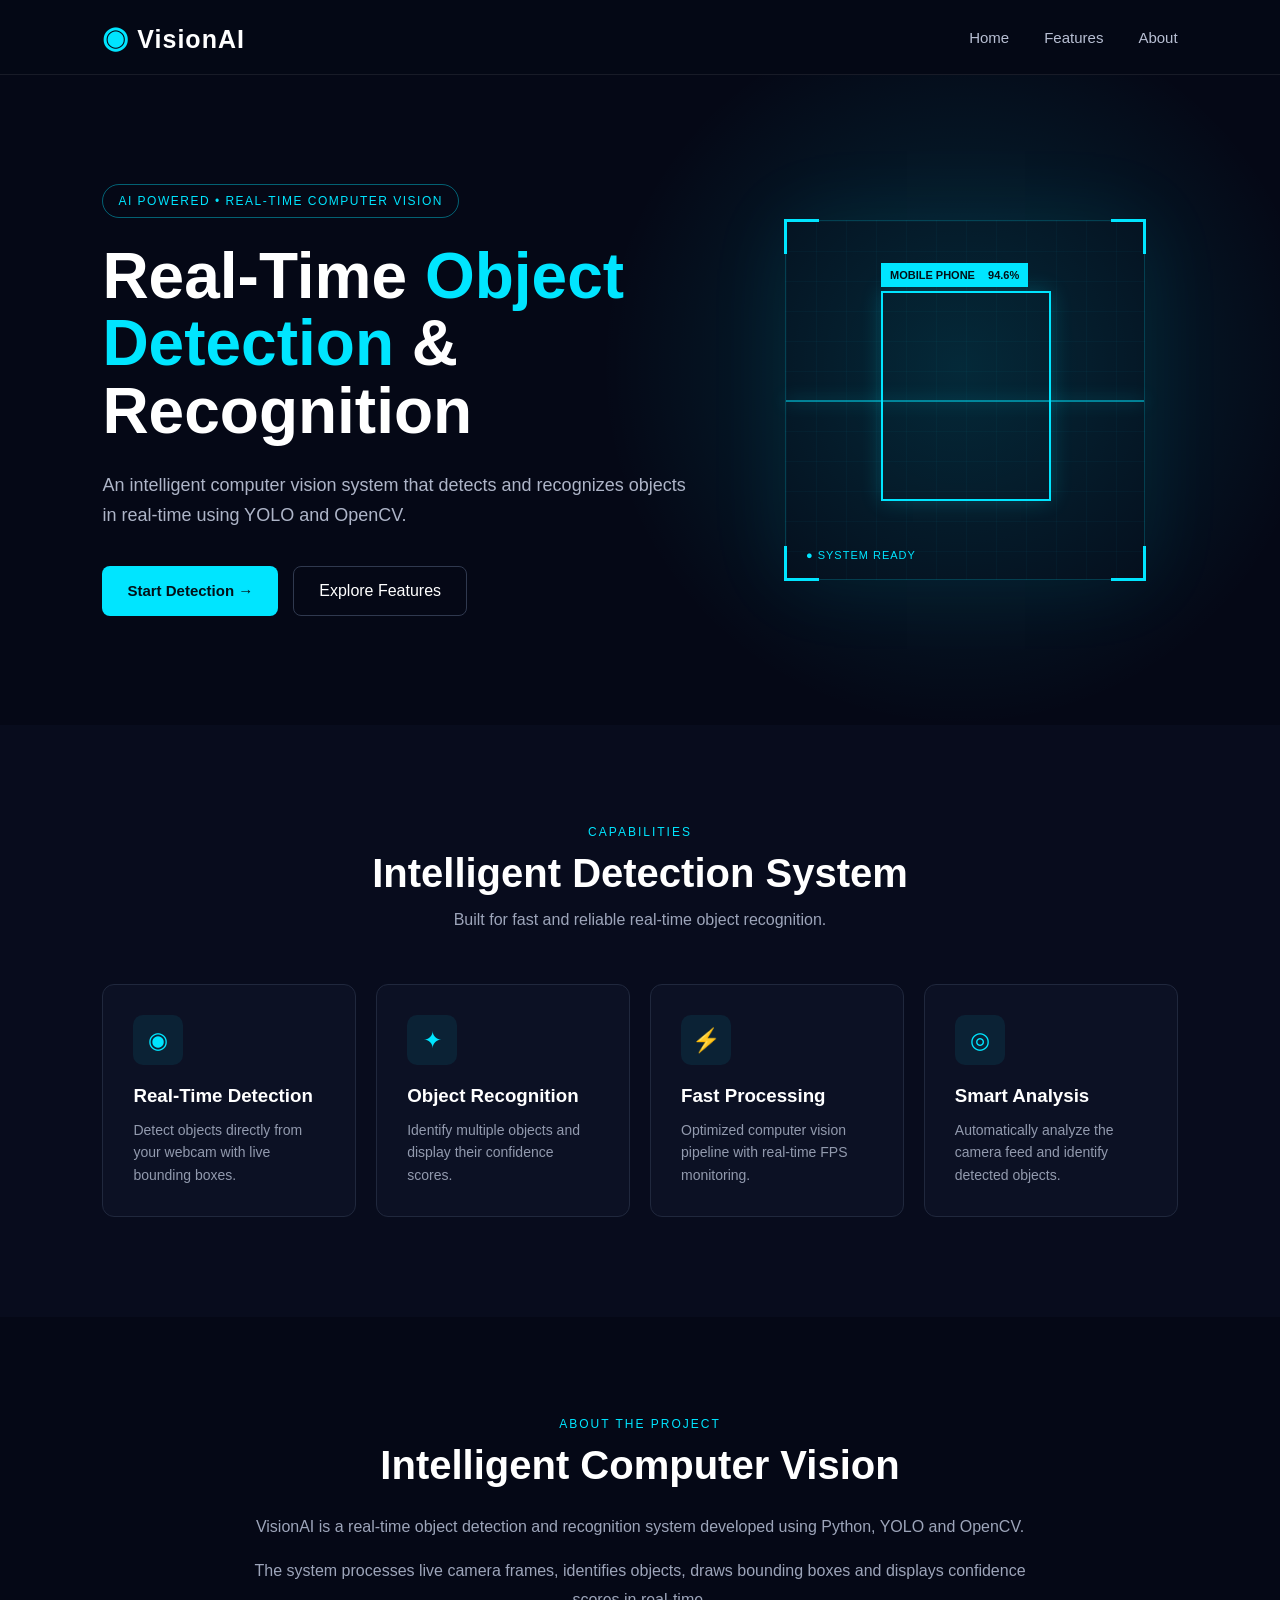
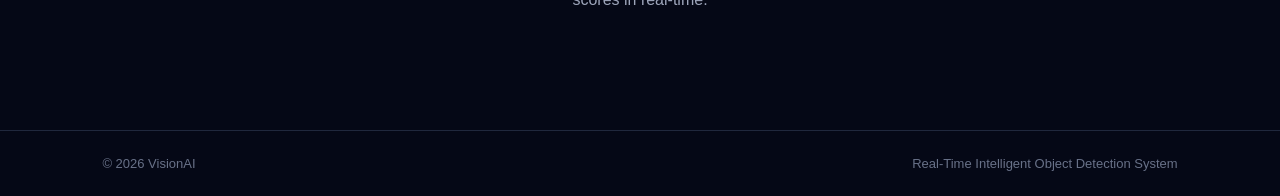
<file: index.html>
<!DOCTYPE html>
<html lang="en">

<head>
    <meta charset="UTF-8">
    <meta name="viewport" content="width=device-width, initial-scale=1.0">

    <title>VisionAI - Object Detection</title>

    <link rel="stylesheet" href="style.css">
</head>

<body>

    <!-- Navigation Bar -->
    <nav class="navbar">

        <div class="logo">
            <span>◉</span> VisionAI
        </div>

        <div class="nav-links">
            <a href="#home">Home</a>
            <a href="#features">Features</a>
            <a href="#about">About</a>
        </div>

    </nav>


    <!-- Hero Section -->
    <section class="hero" id="home">

        <div class="hero-content">

            <div class="badge">
                AI POWERED • REAL-TIME COMPUTER VISION
            </div>

            <h1>
                Real-Time
                <span>Object Detection</span>
                & Recognition
            </h1>

            <p>
                An intelligent computer vision system that detects
                and recognizes objects in real-time using YOLO
                and OpenCV.
            </p>

            <div class="buttons">

                <button class="start-btn" onclick="startDetection()">
                    Start Detection →
                </button>

                <a href="#features" class="learn-btn">
                    Explore Features
                </a>

            </div>

        </div>


        <!-- Right Side Visual -->
        <div class="visual">

            <div class="scan-box">

                <div class="corner top-left"></div>
                <div class="corner top-right"></div>
                <div class="corner bottom-left"></div>
                <div class="corner bottom-right"></div>

                <div class="object-box">

                    <div class="label">
                        MOBILE PHONE
                        <span>94.6%</span>
                    </div>

                </div>

                <div class="scan-line"></div>

                <div class="status">
                    ● SYSTEM READY
                </div>

            </div>

        </div>

    </section>


    <!-- Features -->
    <section class="features" id="features">

        <div class="section-title">

            <div class="small-title">
                CAPABILITIES
            </div>

            <h2>
                Intelligent Detection System
            </h2>

            <p>
                Built for fast and reliable real-time object recognition.
            </p>

        </div>


        <div class="feature-grid">

            <div class="feature-card">

                <div class="icon">◉</div>

                <h3>Real-Time Detection</h3>

                <p>
                    Detect objects directly from your webcam
                    with live bounding boxes.
                </p>

            </div>


            <div class="feature-card">

                <div class="icon">✦</div>

                <h3>Object Recognition</h3>

                <p>
                    Identify multiple objects and display their
                    confidence scores.
                </p>

            </div>


            <div class="feature-card">

                <div class="icon">⚡</div>

                <h3>Fast Processing</h3>

                <p>
                    Optimized computer vision pipeline with
                    real-time FPS monitoring.
                </p>

            </div>


            <div class="feature-card">

                <div class="icon">◎</div>

                <h3>Smart Analysis</h3>

                <p>
                    Automatically analyze the camera feed and
                    identify detected objects.
                </p>

            </div>

        </div>

    </section>


    <!-- About -->
    <section class="about" id="about">

        <div class="about-content">

            <div class="small-title">
                ABOUT THE PROJECT
            </div>

            <h2>
                Intelligent Computer Vision
            </h2>

            <p>
                VisionAI is a real-time object detection and
                recognition system developed using Python,
                YOLO and OpenCV.
            </p>

            <p>
                The system processes live camera frames,
                identifies objects, draws bounding boxes and
                displays confidence scores in real-time.
            </p>

        </div>

    </section>


    <!-- Footer -->
    <footer>

        <div>
            © 2026 VisionAI
        </div>

        <div>
            Real-Time Intelligent Object Detection System
        </div>

    </footer>


    <script>

        function startDetection() {
    window.location.href = "/detection";
}

    </script>

</body>

</html>
</file>
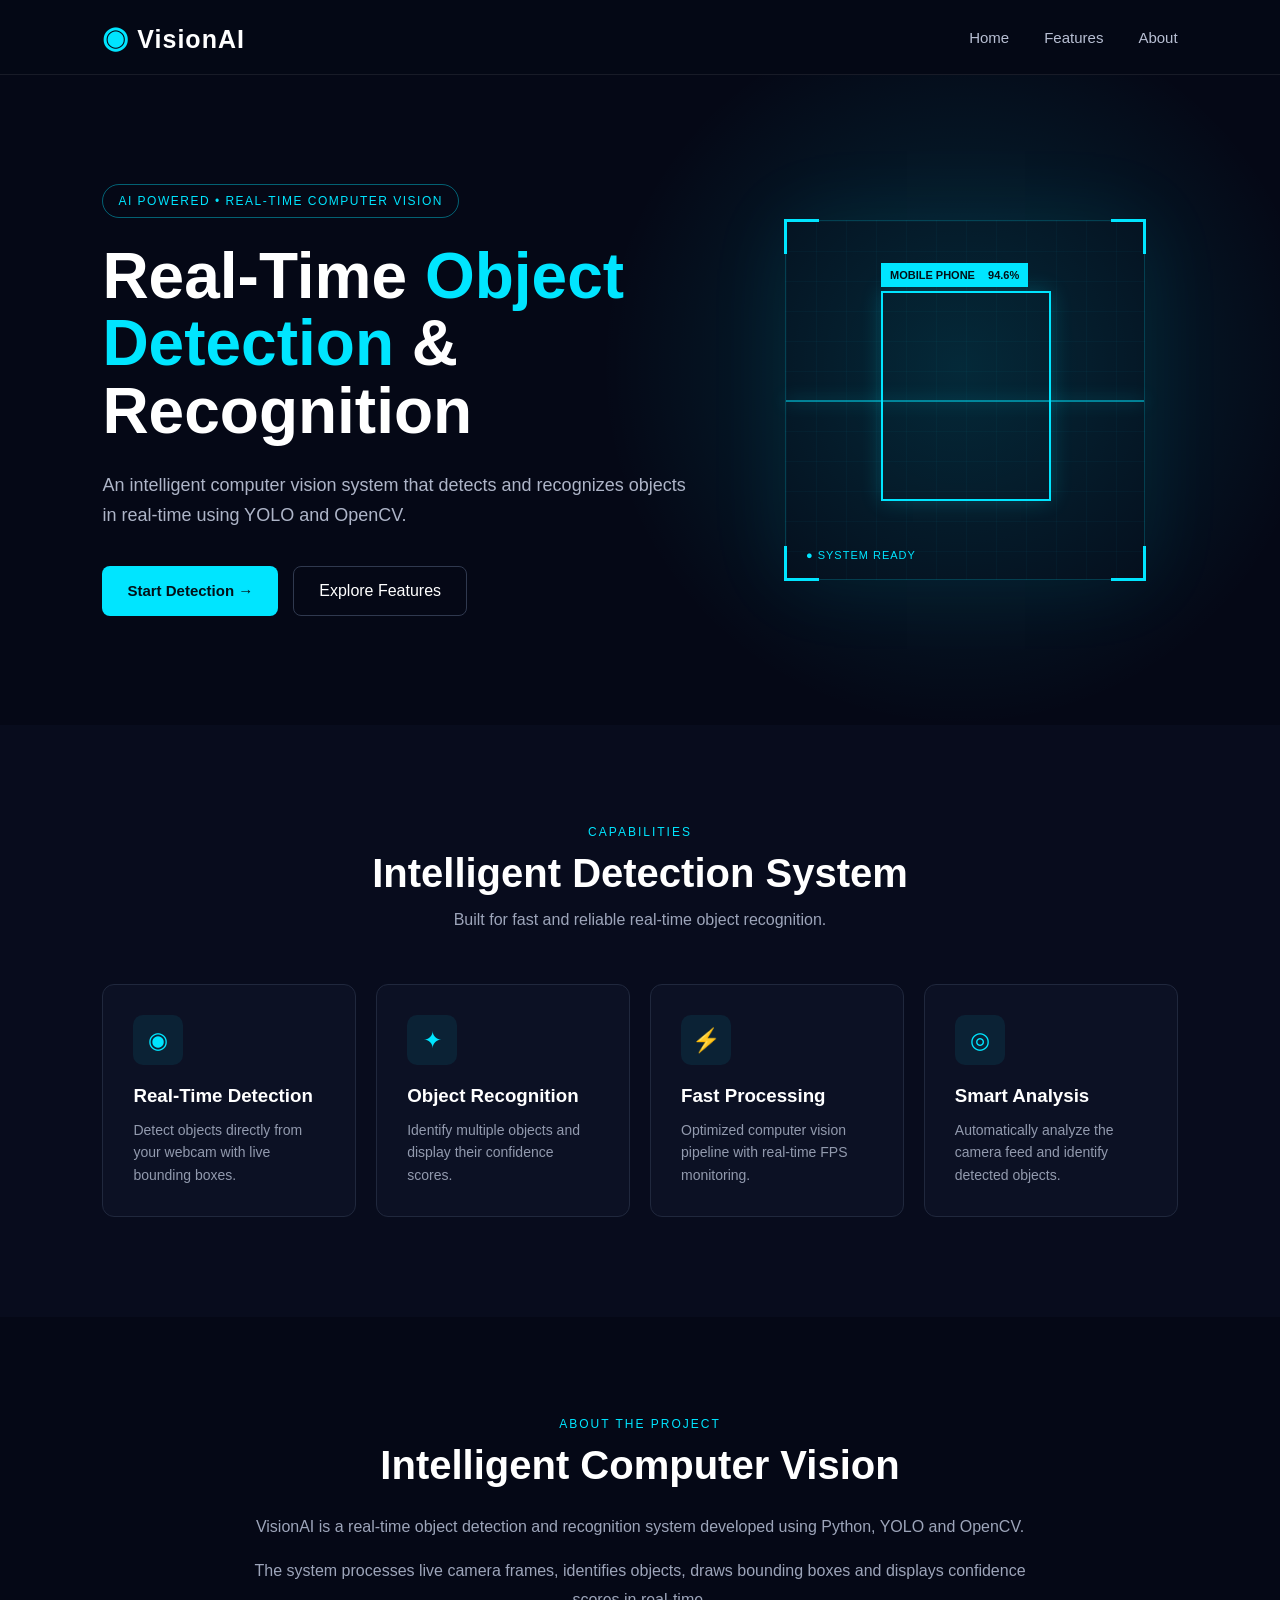
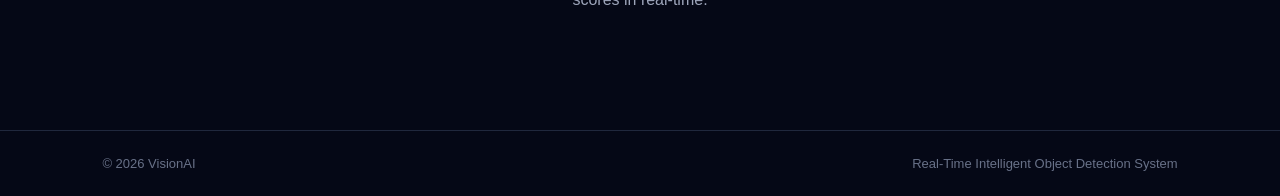
<file: templates/index.html>
<!DOCTYPE html>
<html lang="en">

<head>
    <meta charset="UTF-8">
    <meta name="viewport" content="width=device-width, initial-scale=1.0">

    <title>VisionAI - Object Detection</title>

    <link rel="stylesheet" href="style.css">
</head>

<body>

    <!-- Navigation Bar -->
    <nav class="navbar">

        <div class="logo">
            <span>◉</span> VisionAI
        </div>

        <div class="nav-links">
            <a href="#home">Home</a>
            <a href="#features">Features</a>
            <a href="#about">About</a>
        </div>

    </nav>


    <!-- Hero Section -->
    <section class="hero" id="home">

        <div class="hero-content">

            <div class="badge">
                AI POWERED • REAL-TIME COMPUTER VISION
            </div>

            <h1>
                Real-Time
                <span>Object Detection</span>
                & Recognition
            </h1>

            <p>
                An intelligent computer vision system that detects
                and recognizes objects in real-time using YOLO
                and OpenCV.
            </p>

            <div class="buttons">

                <button class="start-btn" onclick="startDetection()">
                    Start Detection →
                </button>

                <a href="#features" class="learn-btn">
                    Explore Features
                </a>

            </div>

        </div>


        <!-- Right Side Visual -->
        <div class="visual">

            <div class="scan-box">

                <div class="corner top-left"></div>
                <div class="corner top-right"></div>
                <div class="corner bottom-left"></div>
                <div class="corner bottom-right"></div>

                <div class="object-box">

                    <div class="label">
                        MOBILE PHONE
                        <span>94.6%</span>
                    </div>

                </div>

                <div class="scan-line"></div>

                <div class="status">
                    ● SYSTEM READY
                </div>

            </div>

        </div>

    </section>


    <!-- Features -->
    <section class="features" id="features">

        <div class="section-title">

            <div class="small-title">
                CAPABILITIES
            </div>

            <h2>
                Intelligent Detection System
            </h2>

            <p>
                Built for fast and reliable real-time object recognition.
            </p>

        </div>


        <div class="feature-grid">

            <div class="feature-card">

                <div class="icon">◉</div>

                <h3>Real-Time Detection</h3>

                <p>
                    Detect objects directly from your webcam
                    with live bounding boxes.
                </p>

            </div>


            <div class="feature-card">

                <div class="icon">✦</div>

                <h3>Object Recognition</h3>

                <p>
                    Identify multiple objects and display their
                    confidence scores.
                </p>

            </div>


            <div class="feature-card">

                <div class="icon">⚡</div>

                <h3>Fast Processing</h3>

                <p>
                    Optimized computer vision pipeline with
                    real-time FPS monitoring.
                </p>

            </div>


            <div class="feature-card">

                <div class="icon">◎</div>

                <h3>Smart Analysis</h3>

                <p>
                    Automatically analyze the camera feed and
                    identify detected objects.
                </p>

            </div>

        </div>

    </section>


    <!-- About -->
    <section class="about" id="about">

        <div class="about-content">

            <div class="small-title">
                ABOUT THE PROJECT
            </div>

            <h2>
                Intelligent Computer Vision
            </h2>

            <p>
                VisionAI is a real-time object detection and
                recognition system developed using Python,
                YOLO and OpenCV.
            </p>

            <p>
                The system processes live camera frames,
                identifies objects, draws bounding boxes and
                displays confidence scores in real-time.
            </p>

        </div>

    </section>


    <!-- Footer -->
    <footer>

        <div>
            © 2026 VisionAI
        </div>

        <div>
            Real-Time Intelligent Object Detection System
        </div>

    </footer>


    <script>

        function startDetection() {
    window.location.href = "/detection";
}

    </script>

</body>

</html>
</file>
<file: style.css>
* {
    margin: 0;
    padding: 0;
    box-sizing: border-box;
}

html {
    scroll-behavior: smooth;
}

body {
    font-family: Arial, Helvetica, sans-serif;
    background: #050816;
    color: white;
}


/* =========================
   NAVBAR
========================= */

.navbar {
    height: 75px;

    display: flex;
    align-items: center;
    justify-content: space-between;

    padding: 0 8%;

    border-bottom: 1px solid rgba(255,255,255,0.08);

    background: rgba(5,8,22,0.9);
}

.logo {
    font-size: 25px;
    font-weight: bold;
    letter-spacing: 1px;
}

.logo span {
    color: #00e5ff;
    font-size: 30px;
}

.nav-links {
    display: flex;
    gap: 35px;
}

.nav-links a {
    color: #b8bfd3;
    text-decoration: none;
    font-size: 15px;

    transition: 0.3s;
}

.nav-links a:hover {
    color: #00e5ff;
}


/* =========================
   HERO
========================= */

.hero {
    min-height: 650px;

    display: flex;
    align-items: center;
    justify-content: space-between;

    padding: 70px 8%;

    background:
        radial-gradient(
            circle at 75% 45%,
            rgba(0,229,255,0.15),
            transparent 35%
        );
}

.hero-content {
    max-width: 650px;
}

.badge {
    display: inline-block;

    padding: 9px 15px;

    border: 1px solid rgba(0,229,255,0.4);

    border-radius: 30px;

    color: #00e5ff;

    font-size: 12px;

    letter-spacing: 1.5px;

    margin-bottom: 25px;
}

.hero h1 {
    font-size: 64px;

    line-height: 1.05;

    margin-bottom: 25px;
}

.hero h1 span {
    color: #00e5ff;
}

.hero p {
    color: #aeb5c8;

    font-size: 18px;

    line-height: 1.7;

    max-width: 600px;

    margin-bottom: 35px;
}


/* =========================
   BUTTONS
========================= */

.buttons {
    display: flex;
    gap: 15px;
}

.start-btn {
    background: #00e5ff;

    color: #031017;

    border: none;

    padding: 15px 25px;

    border-radius: 8px;

    font-size: 15px;

    font-weight: bold;

    cursor: pointer;

    transition: 0.3s;
}

.start-btn:hover {
    transform: translateY(-3px);

    box-shadow:
        0 10px 30px rgba(0,229,255,0.25);
}

.learn-btn {
    border: 1px solid #30394f;

    color: white;

    padding: 15px 25px;

    border-radius: 8px;

    text-decoration: none;

    transition: 0.3s;
}

.learn-btn:hover {
    border-color: #00e5ff;

    color: #00e5ff;
}


/* =========================
   DETECTION VISUAL
========================= */

.visual {
    width: 430px;
    height: 430px;

    display: flex;
    align-items: center;
    justify-content: center;
}

.scan-box {
    width: 360px;
    height: 360px;

    position: relative;

    border: 1px solid rgba(0,229,255,0.2);

    background:
        linear-gradient(
            rgba(0,229,255,0.03) 1px,
            transparent 1px
        ),
        linear-gradient(
            90deg,
            rgba(0,229,255,0.03) 1px,
            transparent 1px
        );

    background-size: 30px 30px;

    box-shadow:
        0 0 80px rgba(0,229,255,0.08);
}


/* Corners */

.corner {
    position: absolute;

    width: 35px;
    height: 35px;

    border-color: #00e5ff;

    border-style: solid;
}

.top-left {
    top: -2px;
    left: -2px;

    border-width: 3px 0 0 3px;
}

.top-right {
    top: -2px;
    right: -2px;

    border-width: 3px 3px 0 0;
}

.bottom-left {
    bottom: -2px;
    left: -2px;

    border-width: 0 0 3px 3px;
}

.bottom-right {
    bottom: -2px;
    right: -2px;

    border-width: 0 3px 3px 0;
}


/* Object */

.object-box {
    position: absolute;

    width: 170px;
    height: 210px;

    left: 95px;
    top: 70px;

    border: 2px solid #00e5ff;

    box-shadow:
        0 0 20px rgba(0,229,255,0.2);
}

.label {
    position: absolute;

    top: -30px;
    left: -2px;

    background: #00e5ff;

    color: #031017;

    padding: 6px 9px;

    font-size: 11px;

    font-weight: bold;

    white-space: nowrap;
}

.label span {
    margin-left: 10px;
}


/* Scan line */

.scan-line {
    position: absolute;

    width: 100%;
    height: 2px;

    background: #00e5ff;

    top: 50%;

    opacity: 0.5;

    box-shadow:
        0 0 15px #00e5ff;
}


/* Status */

.status {
    position: absolute;

    bottom: 18px;
    left: 20px;

    color: #00e5ff;

    font-size: 11px;

    letter-spacing: 1px;
}


/* =========================
   FEATURES
========================= */

.features {
    padding: 100px 8%;

    background: #080c1d;
}

.section-title {
    text-align: center;

    max-width: 700px;

    margin: auto;

    margin-bottom: 55px;
}

.small-title {
    color: #00e5ff;

    font-size: 12px;

    letter-spacing: 2px;

    margin-bottom: 12px;
}

.section-title h2 {
    font-size: 40px;

    margin-bottom: 15px;
}

.section-title p {
    color: #9da5ba;
}


/* Feature cards */

.feature-grid {
    display: grid;

    grid-template-columns:
        repeat(4, 1fr);

    gap: 20px;
}

.feature-card {
    padding: 30px;

    border: 1px solid #20283d;

    background: #0c1124;

    border-radius: 12px;

    transition: 0.3s;
}

.feature-card:hover {
    transform: translateY(-7px);

    border-color: #00e5ff;

    box-shadow:
        0 15px 40px rgba(0,229,255,0.08);
}

.icon {
    width: 50px;
    height: 50px;

    display: flex;
    align-items: center;
    justify-content: center;

    border-radius: 10px;

    background: rgba(0,229,255,0.08);

    color: #00e5ff;

    font-size: 23px;

    margin-bottom: 20px;
}

.feature-card h3 {
    margin-bottom: 12px;
}

.feature-card p {
    color: #929aae;

    line-height: 1.6;

    font-size: 14px;
}


/* =========================
   ABOUT
========================= */

.about {
    padding: 100px 8%;

    background: #050816;
}

.about-content {
    max-width: 800px;

    margin: auto;

    text-align: center;
}

.about h2 {
    font-size: 40px;

    margin-bottom: 25px;
}

.about p {
    color: #9da5ba;

    line-height: 1.8;

    margin-bottom: 15px;
}


/* =========================
   FOOTER
========================= */

footer {
    padding: 25px 8%;

    border-top: 1px solid #20283d;

    display: flex;

    justify-content: space-between;

    color: #687188;

    font-size: 13px;
}


/* =========================
   RESPONSIVE
========================= */

@media (max-width: 900px) {

    .hero {
        flex-direction: column;

        text-align: center;
    }

    .hero-content {
        margin-bottom: 60px;
    }

    .buttons {
        justify-content: center;
    }

    .feature-grid {
        grid-template-columns:
            repeat(2, 1fr);
    }

}

@media (max-width: 600px) {

    .nav-links {
        display: none;
    }

    .hero h1 {
        font-size: 42px;
    }

    .visual {
        width: 100%;
    }

    .scan-box {
        width: 300px;
        height: 300px;
    }

    .object-box {
        left: 65px;
        top: 55px;
    }

    .feature-grid {
        grid-template-columns: 1fr;
    }

    footer {
        flex-direction: column;
        gap: 10px;
    }

}
</file>
<file: templates/style.css>
* {
    margin: 0;
    padding: 0;
    box-sizing: border-box;
}

html {
    scroll-behavior: smooth;
}

body {
    font-family: Arial, Helvetica, sans-serif;
    background: #050816;
    color: white;
}


/* =========================
   NAVBAR
========================= */

.navbar {
    height: 75px;

    display: flex;
    align-items: center;
    justify-content: space-between;

    padding: 0 8%;

    border-bottom: 1px solid rgba(255,255,255,0.08);

    background: rgba(5,8,22,0.9);
}

.logo {
    font-size: 25px;
    font-weight: bold;
    letter-spacing: 1px;
}

.logo span {
    color: #00e5ff;
    font-size: 30px;
}

.nav-links {
    display: flex;
    gap: 35px;
}

.nav-links a {
    color: #b8bfd3;
    text-decoration: none;
    font-size: 15px;

    transition: 0.3s;
}

.nav-links a:hover {
    color: #00e5ff;
}


/* =========================
   HERO
========================= */

.hero {
    min-height: 650px;

    display: flex;
    align-items: center;
    justify-content: space-between;

    padding: 70px 8%;

    background:
        radial-gradient(
            circle at 75% 45%,
            rgba(0,229,255,0.15),
            transparent 35%
        );
}

.hero-content {
    max-width: 650px;
}

.badge {
    display: inline-block;

    padding: 9px 15px;

    border: 1px solid rgba(0,229,255,0.4);

    border-radius: 30px;

    color: #00e5ff;

    font-size: 12px;

    letter-spacing: 1.5px;

    margin-bottom: 25px;
}

.hero h1 {
    font-size: 64px;

    line-height: 1.05;

    margin-bottom: 25px;
}

.hero h1 span {
    color: #00e5ff;
}

.hero p {
    color: #aeb5c8;

    font-size: 18px;

    line-height: 1.7;

    max-width: 600px;

    margin-bottom: 35px;
}


/* =========================
   BUTTONS
========================= */

.buttons {
    display: flex;
    gap: 15px;
}

.start-btn {
    background: #00e5ff;

    color: #031017;

    border: none;

    padding: 15px 25px;

    border-radius: 8px;

    font-size: 15px;

    font-weight: bold;

    cursor: pointer;

    transition: 0.3s;
}

.start-btn:hover {
    transform: translateY(-3px);

    box-shadow:
        0 10px 30px rgba(0,229,255,0.25);
}

.learn-btn {
    border: 1px solid #30394f;

    color: white;

    padding: 15px 25px;

    border-radius: 8px;

    text-decoration: none;

    transition: 0.3s;
}

.learn-btn:hover {
    border-color: #00e5ff;

    color: #00e5ff;
}


/* =========================
   DETECTION VISUAL
========================= */

.visual {
    width: 430px;
    height: 430px;

    display: flex;
    align-items: center;
    justify-content: center;
}

.scan-box {
    width: 360px;
    height: 360px;

    position: relative;

    border: 1px solid rgba(0,229,255,0.2);

    background:
        linear-gradient(
            rgba(0,229,255,0.03) 1px,
            transparent 1px
        ),
        linear-gradient(
            90deg,
            rgba(0,229,255,0.03) 1px,
            transparent 1px
        );

    background-size: 30px 30px;

    box-shadow:
        0 0 80px rgba(0,229,255,0.08);
}


/* Corners */

.corner {
    position: absolute;

    width: 35px;
    height: 35px;

    border-color: #00e5ff;

    border-style: solid;
}

.top-left {
    top: -2px;
    left: -2px;

    border-width: 3px 0 0 3px;
}

.top-right {
    top: -2px;
    right: -2px;

    border-width: 3px 3px 0 0;
}

.bottom-left {
    bottom: -2px;
    left: -2px;

    border-width: 0 0 3px 3px;
}

.bottom-right {
    bottom: -2px;
    right: -2px;

    border-width: 0 3px 3px 0;
}


/* Object */

.object-box {
    position: absolute;

    width: 170px;
    height: 210px;

    left: 95px;
    top: 70px;

    border: 2px solid #00e5ff;

    box-shadow:
        0 0 20px rgba(0,229,255,0.2);
}

.label {
    position: absolute;

    top: -30px;
    left: -2px;

    background: #00e5ff;

    color: #031017;

    padding: 6px 9px;

    font-size: 11px;

    font-weight: bold;

    white-space: nowrap;
}

.label span {
    margin-left: 10px;
}


/* Scan line */

.scan-line {
    position: absolute;

    width: 100%;
    height: 2px;

    background: #00e5ff;

    top: 50%;

    opacity: 0.5;

    box-shadow:
        0 0 15px #00e5ff;
}


/* Status */

.status {
    position: absolute;

    bottom: 18px;
    left: 20px;

    color: #00e5ff;

    font-size: 11px;

    letter-spacing: 1px;
}


/* =========================
   FEATURES
========================= */

.features {
    padding: 100px 8%;

    background: #080c1d;
}

.section-title {
    text-align: center;

    max-width: 700px;

    margin: auto;

    margin-bottom: 55px;
}

.small-title {
    color: #00e5ff;

    font-size: 12px;

    letter-spacing: 2px;

    margin-bottom: 12px;
}

.section-title h2 {
    font-size: 40px;

    margin-bottom: 15px;
}

.section-title p {
    color: #9da5ba;
}


/* Feature cards */

.feature-grid {
    display: grid;

    grid-template-columns:
        repeat(4, 1fr);

    gap: 20px;
}

.feature-card {
    padding: 30px;

    border: 1px solid #20283d;

    background: #0c1124;

    border-radius: 12px;

    transition: 0.3s;
}

.feature-card:hover {
    transform: translateY(-7px);

    border-color: #00e5ff;

    box-shadow:
        0 15px 40px rgba(0,229,255,0.08);
}

.icon {
    width: 50px;
    height: 50px;

    display: flex;
    align-items: center;
    justify-content: center;

    border-radius: 10px;

    background: rgba(0,229,255,0.08);

    color: #00e5ff;

    font-size: 23px;

    margin-bottom: 20px;
}

.feature-card h3 {
    margin-bottom: 12px;
}

.feature-card p {
    color: #929aae;

    line-height: 1.6;

    font-size: 14px;
}


/* =========================
   ABOUT
========================= */

.about {
    padding: 100px 8%;

    background: #050816;
}

.about-content {
    max-width: 800px;

    margin: auto;

    text-align: center;
}

.about h2 {
    font-size: 40px;

    margin-bottom: 25px;
}

.about p {
    color: #9da5ba;

    line-height: 1.8;

    margin-bottom: 15px;
}


/* =========================
   FOOTER
========================= */

footer {
    padding: 25px 8%;

    border-top: 1px solid #20283d;

    display: flex;

    justify-content: space-between;

    color: #687188;

    font-size: 13px;
}


/* =========================
   RESPONSIVE
========================= */

@media (max-width: 900px) {

    .hero {
        flex-direction: column;

        text-align: center;
    }

    .hero-content {
        margin-bottom: 60px;
    }

    .buttons {
        justify-content: center;
    }

    .feature-grid {
        grid-template-columns:
            repeat(2, 1fr);
    }

}

@media (max-width: 600px) {

    .nav-links {
        display: none;
    }

    .hero h1 {
        font-size: 42px;
    }

    .visual {
        width: 100%;
    }

    .scan-box {
        width: 300px;
        height: 300px;
    }

    .object-box {
        left: 65px;
        top: 55px;
    }

    .feature-grid {
        grid-template-columns: 1fr;
    }

    footer {
        flex-direction: column;
        gap: 10px;
    }

}
</file>
